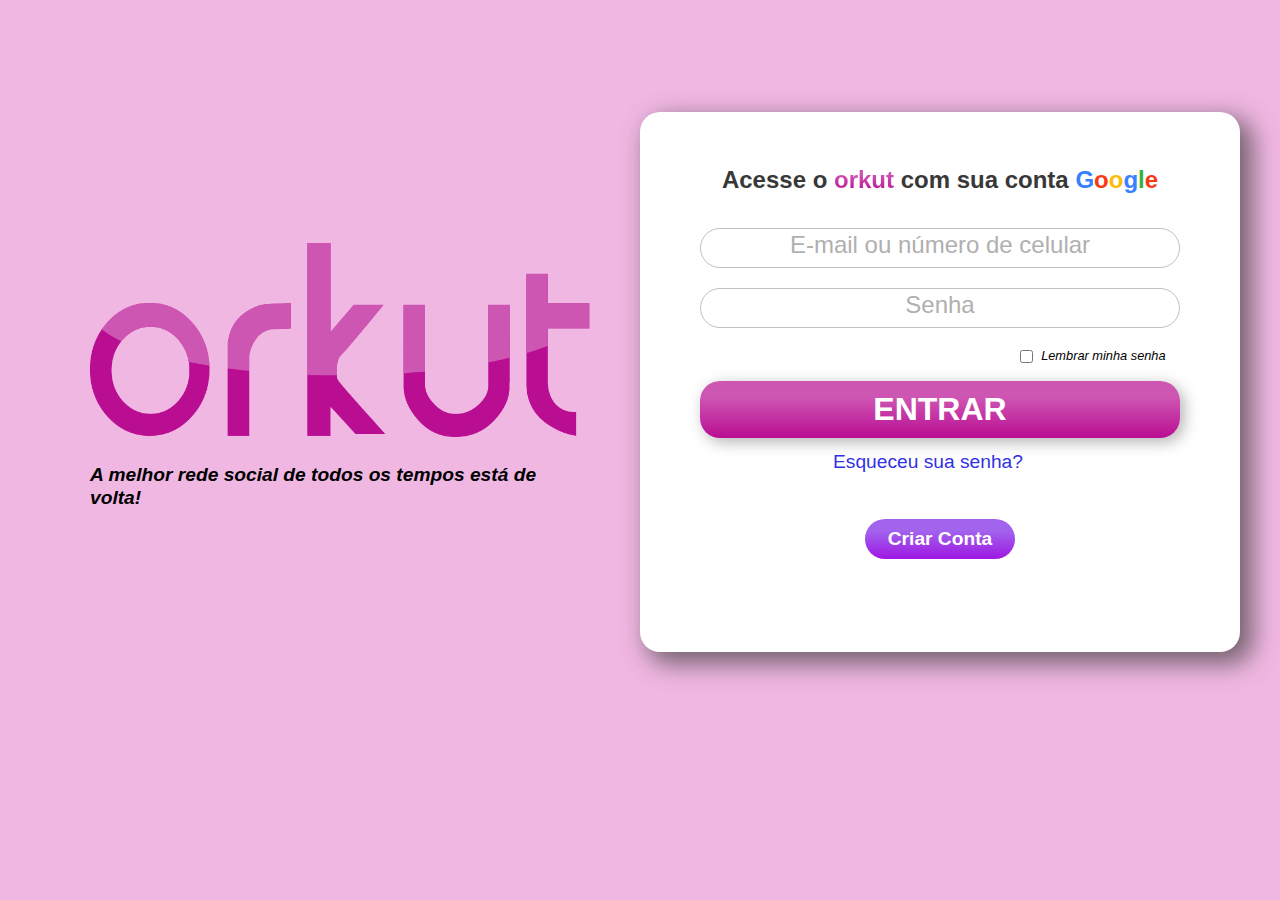
<file: index.html>
<!DOCTYPE html>
<html lang="pt-br">

<head>
  <meta charset="UTF-8">
  <meta http-equiv="X-UA-Compatible" content="IE=edge">
  <meta name="viewport" content="width=device-width, initial-scale=1.0">
  <link rel="stylesheet" href="css/style.css">
  <title>Clone Orkut</title>
  <link rel="shortcut icon" href="favicon.ico">

</head>

<body class="login">
  <div class="logo">
    <img src="img/orkut-logo-nome.png" alt="">
    <p class="logo-texto">A melhor rede social de todos os tempos está de volta!</p>
  </div>
  <div class="container">
    <div class="conteudo">
      <div class="conteudo-titulo">
        <p>Acesse o <span class="fonte-estilizada">orkut</span> com sua conta <span style="color: #3780ff">G</span><span style="color: #fa3913">o</span><span style="color: #fcbd06">o</span><span style="color: #3780ff">g</span><span style="color: #38b137">l</span><span style="color: #fa3913">e</span>
        </p>
      </div>
      <form data-form-login class="form" action="">
        <input type="email" name="email" id="email" placeholder="E-mail ou número de celular">
        <input type="password" name="password" id="password" placeholder="Senha">

        <div class="conteudo-lembrar">
          <input type="checkbox" name="lembrar" id="lembrar">
          <label for="lembrar">Lembrar minha senha</label>
        </div>

        <button class="conteudo-botao" data-botao-login type="submit">Entrar</button>
      </form>

      <div class="conteudo-recuperar">
        <a href="">Esqueceu sua senha?</a>
      </div>
      <div class="conteudo-criar">
        <a href="">Criar Conta</button>

      </div>
    </div>
  </div>

  <script src="js/script.js"></script>
</body>

</html>
</file>
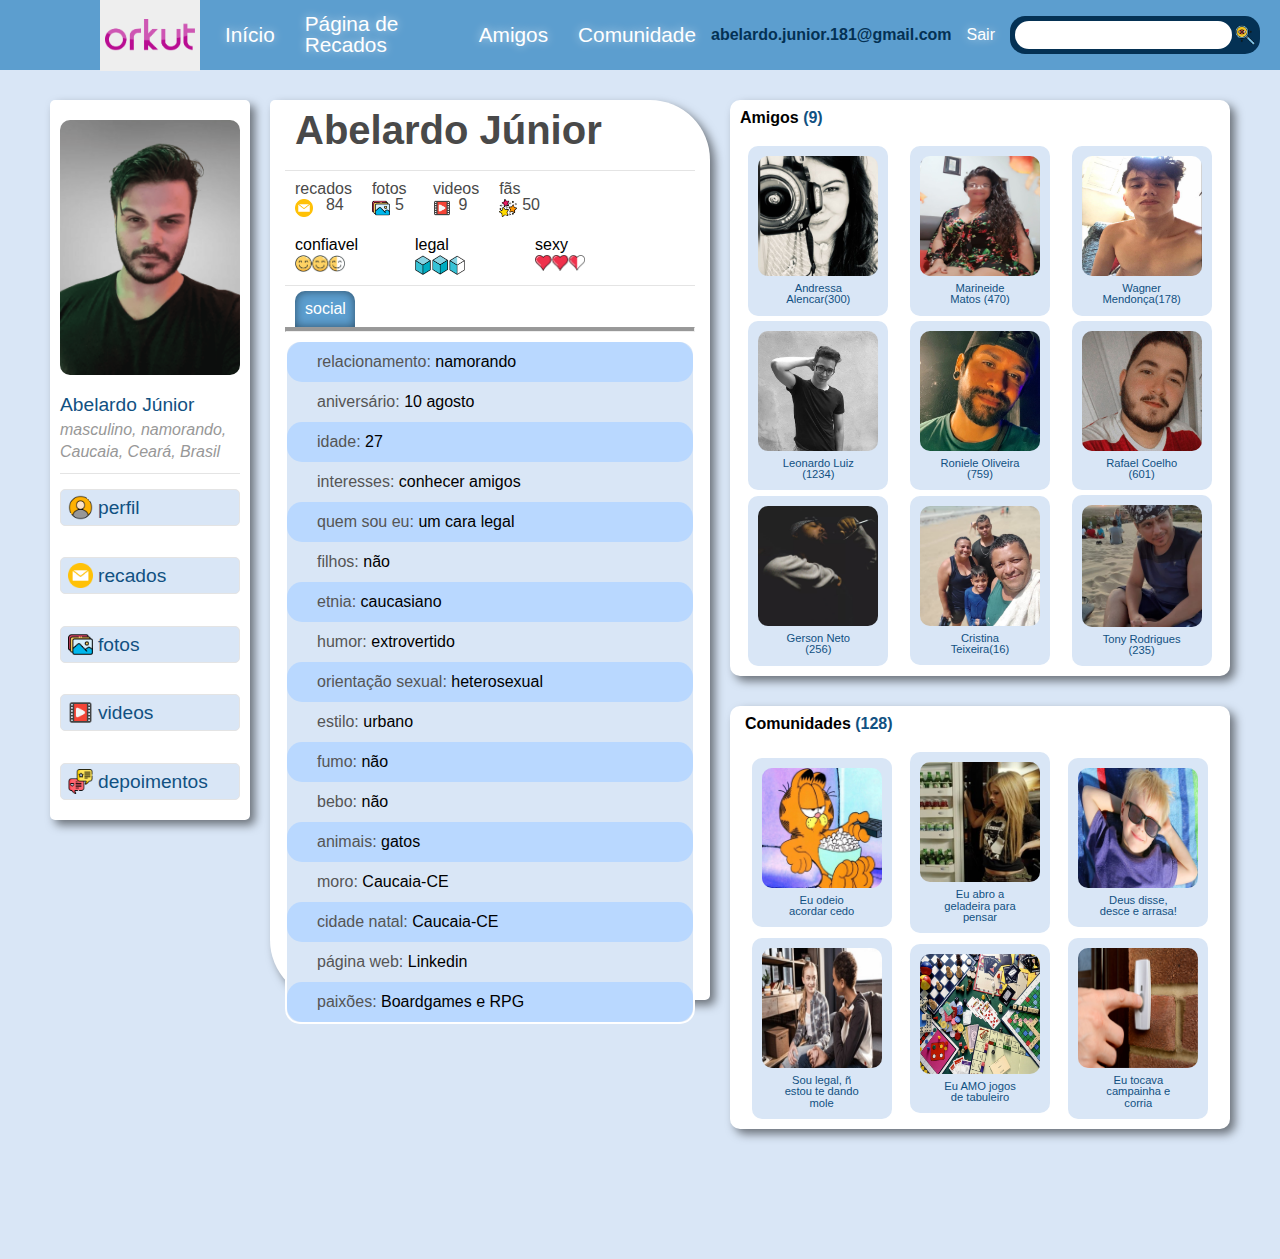
<file: perfil.html>
<!DOCTYPE html>
<html lang="pt-br">

<head>
  <meta charset="UTF-8">
  <meta http-equiv="X-UA-Compatible" content="IE=edge">
  <meta name="viewport" content="width=device-width, initial-scale=1.0">
  <link rel="stylesheet" href="css/style.css">
  <title>Clone Orkut</title>
  <link rel="shortcut icon" href="favicon.ico">
</head>

<body class="perfil">
  <header class="header">
    <nav class="menu">
      <img src="img/orkut-logo-nome.png" alt="">
      <ul class="menu-opcoes">
        <li><a href="">Início</a></li>
        <li><a href="">Página de Recados</a></li>
        <li><a href="">Amigos</a></li>
        <li><a href="">Comunidade</a></li>
      </ul>
    </nav>

    <nav class="menu-mobile">

      <div class="menu-hamburguer">
        <input type="checkbox" id="toggle">
        <label data-menu-botao class="checkbox" for="toggle">
          <div class="trace"> </div>
          <div class="trace"> </div>
          <div class="trace"> </div>
        </label>
      </div>

      <img class="logo-icon" src="img/orkut-logo-nome.png" alt="">
      <ul data-menu-lista class="menu-mobile-opcoes">
        <li><a href=""><img src="img/home.png" alt="">Início</a></li>
        <li><a href=""><img src="img/recados.png" alt="">Recados</a></li>
        <li><a href=""><img src="img/amigos.png" alt="">Amigos</a></li>
        <li><a href=""><img src="img/comunidades.png" alt="">Comunidades</a></li>
      </ul>
    </nav>
    <div class="header-infos">
      <a href="" class="header-email">abelardo.junior.181@gmail.com</a>
      <a href="index.html" class="header-sair">Sair</a>
      <div class="pesquisa">
        <input type="text" name="pesquisa" id="pesquisa">
        <img src="img/lupa.png" alt="">
      </div>
    </div>



  </header>

  <main class="estrutura">
    <aside class="dados">
      <img src="img/perfil (1).png" alt="foto-perfil">
      <p class="dados-nome">Abelardo Júnior</p>
      <p class="dados-infos">masculino, namorando,
        Caucaia, Ceará, Brasil
      </p>
      <ul class="dados-lista">
        <li><a href=""> <img src="img/perfil.png" alt=""> perfil</a></li>
        <li><a href=""> <img src="img/recados.png" alt=""> recados</a></li>
        <li><a href=""> <img src="img/fotos.png" alt=""> fotos</a></li>
        <li><a href=""> <img src="img/videos.png" alt=""> videos</a></li>
        <li><a href=""> <img src="img/depoimentos.png" alt=""> depoimentos</a></li>

      </ul>

    </aside>
    <section class="descricao">
      <h1 class="descricao-titulo">Abelardo Júnior</h1>

      <article class="descricao-listas">
        <ul class="descrica-lista-1">
          <li><a href=""><span class="lista-nomes">recados</span> <img src="img/recados.png" alt=""><span class="lista-numeros">84</span></a></li>
          <li><a href=""><span class="lista-nomes">fotos</span> <img src="img/fotos.png" alt=""><span class="lista-numeros">5</span></a></li>
          <li><a href=""><span class="lista-nomes">videos</span><img src="img/videos.png" alt=""><span class="lista-numeros">9</span></a></li>
          <li><a href=""><span class="lista-nomes">fãs</span><img src="img/fas.png" alt=""> <span class="lista-numeros">50</span></a></li>
        </ul>
        <ul class="descrica-lista-2">
          <li><a href=""><span class="lista-nomes">confiavel</span>
              <img src="img/confiavel-completo.png" alt=""></a></li>
          <li><a href=""><span class="lista-nomes">legal</span>
              <img src="img/legal-completo.png" alt=""></a></li>
          <li><a href=""><span class="lista-nomes">sexy</span>
              <img src="img/sexy-completo.png" alt=""></a></li>
        </ul>
      </article>

      <article class="descricao-informacoes">
        <h2>social</h2>
        <hr>
        <ul>
          <li>
            <p>relacionamento: <span>namorando</span></p>
          </li>
          <li>
            <p>aniversário: <span>10 agosto</span></p>
          </li>
          <li>
            <p>idade: <span>27</span></p>
          </li>
          <li>
            <p>interesses: <span>conhecer amigos</span></p>
          </li>
          <li>
            <p>quem sou eu: <span>um cara legal</span></p>
          </li>
          <li>
            <p>filhos: <span>não</span></p>
          </li>
          <li>
            <p>etnia: <span>caucasiano</span></p>
          </li>
          <li>
            <p>humor: <span>extrovertido</span></p>
          </li>
          <li>
            <p>orientação sexual: <span>heterosexual</span></p>
          </li>
          <li>
            <p>estilo: <span>urbano</span></p>
          </li>
          <li>
            <p>fumo: <span>não</span></p>
          </li>
          <li>
            <p>bebo: <span>não</span></p>
          </li>
          <li>
            <p>animais: <span>gatos</span></p>
          </li>
          <li>
            <p>moro: <span>Caucaia-CE</span></p>
          </li>
          <li>
            <p>cidade natal: <span>Caucaia-CE</span></p>
          </li>
          <li>
            <p>página web: <span> <a href="https://www.linkedin.com/in/abelardo-j%C3%BAnior-/">Linkedin</a> </span></p>
          </li>
          <li>
            <p>paixões: <span>Boardgames e RPG</span></p>
          </li>
        </ul>
      </article>


    </section>

    <aside class="amigos-comunidades">
      <article class="amigos">
        <h2>Amigos <span><a href="">(9)</a></span></h2>
        <ul>
          <li><a href=""><img src="img/andressa.jpg" alt=""></a><span>Andressa Alencar(300)</span></li>
          <li><a href=""><img src="img/mae.jpg" alt=""></a><span>Marineide Matos (470)</span></li>
          <li><a href=""><img src="img/wagner.jpg" alt=""></a><span>Wagner Mendonça(178)</span></li>
          <li><a href=""><img src="img/leo.jpg" alt=""></a><span>Leonardo Luiz (1234)</span></li>
          <li><a href=""><img src="img/roni.jpg" alt=""></a><span>Roniele Oliveira (759)</span></li>
          <li><a href=""><img src="img/rafael.jpg" alt=""></a><span>Rafael Coelho (601)</span></li>
          <li><a href=""><img src="img/gerson.jpg" alt=""></a><span>Gerson Neto (256)</span></li>
          <li><a href=""><img src="img/cristina.jpg" alt=""></a><span>Cristina Teixeira(16)</span></li>
          <li><a href=""><img src="img/tony.jpg" alt=""></a><span>Tony Rodrigues (235)</span></li>
        </ul>
      </article>

      <article class="comunidades">
        <h2>Comunidades <span><a href="">(128)</a></span></h2>
        <ul>
          <li><a href=""><img src="img/acordar.jpg" alt=""></a><span>Eu odeio acordar cedo</span></li>
          <li><a href=""><img src="img/geladeira.jpg" alt=""></a><span>Eu abro a geladeira para pensar</span></li>
          <li><a href=""><img src="img/desce.jpg" alt=""></a><span>Deus disse, desce e arrasa!</span></li>
          <li><a href=""><img src="img/legal.jpg" alt=""></a><span>Sou legal, ñ estou te dando mole</span></li>
          <li><a href=""><img src="img/boardgames.jpeg" alt=""></a><span>Eu AMO jogos de tabuleiro</span></li>
          <li><a href=""><img src="img/campanhia.png" alt=""></a><span>Eu tocava campainha e corria</span></li>
        </ul>
      </article>
    </aside>
  </main>

  <script src="js/script.js"></script>
</body>

</html>
</file>
<file: css/style.css>
html,
body,
div,
span,
applet,
object,
iframe,
h1,
h2,
h3,
h4,
h5,
h6,
p,
blockquote,
pre,
a,
abbr,
acronym,
address,
big,
cite,
code,
del,
dfn,
em,
img,
ins,
kbd,
q,
s,
samp,
small,
strike,
strong,
sub,
sup,
tt,
var,
b,
u,
i,
center,
dl,
dt,
dd,
ol,
ul,
li,
fieldset,
form,
label,
legend,
table,
caption,
tbody,
tfoot,
thead,
tr,
th,
td,
article,
aside,
canvas,
details,
embed,
figure,
figcaption,
footer,
header,
hgroup,
menu,
nav,
output,
ruby,
section,
summary,
time,
mark,
audio,
video {
  margin: 0;
  padding: 0;
  border: 0;
  font-size: 100%;
  font: inherit;
  vertical-align: baseline;
}

article,
aside,
details,
figcaption,
figure,
footer,
header,
hgroup,
menu,
nav,
section {
  display: block;
}

body {
  line-height: 1;
}

ol,
ul {
  list-style: none;
}

blockquote,
q {
  quotes: none;
}

blockquote:before,
blockquote:after,
q:before,
q:after {
  content: "";
  content: none;
}

table {
  border-collapse: collapse;
  border-spacing: 0;
}

a {
  color: inherit;
  text-decoration: none;
}

img {
  width: inherit;
}

button {
  font-family: inherit;
  font-size: inherit;
  color: inherit;
  font-weight: inherit;
  padding: 0;
  border: none;
  background-color: unset;
}

input {
  border: none;
  color: inherit;
  font-size: inherit;
  font-weight: inherit;
  font-family: inherit;
}

textarea {
  border: none;
  color: inherit;
  font-size: inherit;
  font-weight: inherit;
  font-family: inherit;
}

select {
  border: none;
  color: inherit;
  font-size: inherit;
  font-weight: inherit;
  font-family: inherit;
}

* {
  box-sizing: border-box;
}

body {
  background-color: #f0b7e3;
  font-family: "Segoe UI", Tahoma, Geneva, Verdana, sans-serif;
}

button {
  cursor: pointer;
  background: linear-gradient(0deg, #b90d92 0%, #ce56b3 72%);
  box-shadow: 4px 4px 15px rgba(0, 0, 0, 0.3);
  padding: 10px 20px;
  font-weight: bold;
  text-transform: uppercase;
  color: white;
  border-radius: 20px;
}

.fonte-estilizada {
  background: linear-gradient(0deg, #b90d92 0%, #ce56b3 72%);
  -webkit-background-clip: text;
  -webkit-text-fill-color: transparent;
}

.login {
  margin: 0 auto;
  max-width: 480px;
}

@media (min-width: 768px) and (max-width: 1199px) {
  .login {
    max-width: 768px;
  }
}

@media ((min-width: 1200px)) {
  .login {
    max-width: 1200px;
    margin: 100px auto;
    display: grid;
    grid-template-columns: 1fr 1fr;
  }
}

.logo {
  display: flex;
  justify-content: center;
  align-items: center;
  flex-direction: column;
  margin-top: 5%;
  margin-bottom: 5%;
}

@media ((min-width: 1200px)) {
  .logo {
    margin-top: 2%;
    margin-bottom: 2%;
  }
}

.logo img {
  width: 100%;
  max-width: 250px;
}

@media (min-width: 768px) and (max-width: 1199px) {
  .logo img {
    max-width: 350px;
  }
}

@media ((min-width: 1200px)) {
  .logo img {
    height: 200px;
    max-width: 500px;
  }
}

.logo-texto {
  font-size: 1.2rem;
  max-width: 500px;
  margin-top: 20px;
  line-height: 1.2;
  font-weight: 600;
  font-style: italic;
  display: none;
}

@media ((min-width: 1200px)) {
  .logo-texto {
    display: block;
  }
}

.container {
  width: 90%;
  height: 60vh;
  background-color: white;
  border-radius: 20px;
  margin: auto;
  margin-top: 5%;
  box-shadow: 10px 9px 24px 3px rgba(64, 61, 61, 0.69);
}

@media (min-width: 768px) and (max-width: 1199px) {
  .container {
    width: 70%;
    height: 60vh;
  }
}

@media ((min-width: 1200px)) {
  .container {
    width: 100%;
    height: 60vh;
    margin-top: 2%;
  }
}

.conteudo {
  padding: 5% 10%;
  height: 100%;
}

.conteudo-titulo {
  display: flex;
  justify-content: center;
  text-align: center;
  line-height: 1.2;
  font-size: 1rem;
  font-weight: bold;
  position: relative;
  color: #383838;
  margin-bottom: 15%;
  margin-top: 5%;
}

@media (min-width: 768px) and (max-width: 1199px) {
  .conteudo-titulo {
    font-size: 1.5rem;
  }
}

@media ((min-width: 1200px)) {
  .conteudo-titulo {
    font-size: 1.5rem;
    margin-bottom: 7%;
  }
}

.form {
  display: flex;
  flex-direction: column;
  gap: 5px;
}

.form input[type="email"],
.form input[type="password"] {
  border: 1px solid silver;
  border-radius: 20px;
  text-align: center;
  padding: 10px 15px;
  margin-bottom: 3%;
}

@media (min-width: 768px) and (max-width: 1199px) {
  .form input[type="email"],
  .form input[type="password"] {
    margin-bottom: 2%;
  }
}

.form input[type="email"]::placeholder,
.form input[type="password"]::placeholder {
  color: #b0b0b0;
  font-size: 1rem;
}

@media (min-width: 768px) and (max-width: 1199px) {
  .form input[type="email"]::placeholder,
  .form input[type="password"]::placeholder {
    font-size: 1.2rem;
  }
}

@media ((min-width: 1200px)) {
  .form input[type="email"]::placeholder,
  .form input[type="password"]::placeholder {
    font-size: 1.5rem;
  }
}

.form .conteudo-botao {
  font-size: 2rem;
  margin-bottom: 3%;
}

@media (min-width: 768px) and (max-width: 1199px) {
  .form .conteudo-botao {
    font-size: 2.5rem;
    margin-top: 5%;
  }
}

.form .conteudo-botao:hover {
  transform: scale(1.05);
  background: linear-gradient(0deg, #e217b3 0%, #ed64cd 72%);
}

.conteudo-lembrar {
  width: 100%;
  display: flex;
  align-items: center;
  gap: 5px;
  padding-right: 3%;
  font-size: 0.8rem;
  justify-content: flex-end;
  font-style: italic;
  margin-bottom: 10%;
}

@media (min-width: 768px) and (max-width: 1199px) {
  .conteudo-lembrar {
    margin-bottom: 0px;
  }
}

@media ((min-width: 1200px)) {
  .conteudo-lembrar {
    margin-bottom: 2%;
  }
}

.conteudo-recuperar {
  display: flex;
  justify-content: center;
  color: #3131e3;
  font-size: 1.2rem;
  margin-bottom: 3%;
  margin-right: 5%;
}

@media (min-width: 768px) and (max-width: 1199px) {
  .conteudo-recuperar {
    margin-top: 0px;
  }
}

.conteudo-recuperar:hover {
  text-decoration: underline;
}

.conteudo-criar {
  font-size: 1.2rem;
  background: linear-gradient(0deg, #9e17e2 0%, #a264ed 72%);
  padding: 10px 20px;
  color: white;
  font-weight: bold;
  border-radius: 20px;
  width: 150px;
  margin: auto;
  margin-top: 15%;
  text-align: center;
}

.conteudo-criar:hover {
  transform: scale(1.05);
  background: linear-gradient(0deg, #9e17e2 0%, #a264ed 72%);
}

@media (min-width: 768px) and (max-width: 1199px) {
  .conteudo-criar {
    margin-top: 5%;
  }
}

@media ((min-width: 1200px)) {
  .conteudo-criar {
    margin-top: 10%;
  }
}

.perfil {
  background-color: #d9e6f6;
  margin-bottom: 100px;
  box-sizing: border-box;
}

.estrutura {
  display: grid;
  justify-content: center;
  grid-template-columns: 200px 1fr 500px;
  gap: 20px;
  padding: 0px 50px;
}

@media (min-width: 768px) and (max-width: 1199px) {
  .estrutura {
    grid-template-columns: 150px 1fr 300px;
    gap: 10px;
    padding: 0 30px;
  }
}

@media (max-width: 767px) {
  .estrutura {
    display: flex;
    flex-direction: column;
    padding: 0 20px;
  }
}

.header {
  width: 100%;
  position: fixed;
  height: 70px;
  top: 0;
  left: 0;
  z-index: 9999;
  background-color: #5c9ecf;
  display: flex;
  justify-content: space-between;
  align-items: center;
  gap: 15px;
}

.header img {
  max-width: 100px;
  margin-left: 100px;
  margin-right: 10px;
  background-color: #eeeeee;
  padding: 20px 5px;
}

@media (min-width: 768px) and (max-width: 1199px) {
  .header img {
    margin-left: 0px;
  }
}

.header .menu-opcoes {
  display: flex;
  gap: 30px;
  color: white;
  font-size: 1.3rem;
  text-shadow: 0 0 10px rgba(255, 255, 255, 0.6);
}

@media (max-width: 767px) {
  .header {
    border-bottom: 2px solid white;
  }
}

.menu {
  display: flex;
  align-items: center;
  gap: 15px;
}

.menu ul {
  display: flex;
  align-items: center;
}

@media (min-width: 768px) and (max-width: 1199px) {
  .menu {
    font-size: 1rem;
  }
}

@media (max-width: 767px) {
  .menu {
    display: none;
  }
}

.menu-mobile {
  width: 100%;
  height: 70px;
  align-items: center;
  justify-content: center;
  position: relative;
  display: none;
}

.menu-mobile .menu-icon {
  max-width: 60px;
  margin: 0;
  padding: 0;
  position: absolute;
  top: 5px;
  left: 5px;
}

.menu-mobile .logo-icon {
  margin: 0;
  padding: 0;
  max-width: 150px;
}

.menu-mobile img {
  background-color: transparent;
}

@media (max-width: 767px) {
  .menu-mobile {
    display: flex;
  }
}

.menu-mobile-opcoes {
  display: none;
  background-color: #5c9ecf;
  z-index: 9999;
  max-width: 60vw;
  padding: 20px 5px;
  flex-direction: column;
  gap: 15px;
  border-radius: 0px 0px 15px 15px;
  position: absolute;
  top: 70px;
  left: 0;
}

.menu-mobile-opcoes a {
  display: flex;
  align-items: center;
  background-color: rgba(0, 0, 0, 0.3);
  border-radius: 15px;
  padding: 0 10px;
}

.menu-mobile-opcoes img {
  max-width: 40px;
  margin: 0;
}

.menu-mobile-opcoes.ativo {
  display: flex;
  animation: transicao-esquerda 0.5s forwards;
}

@keyframes transicao-esquerda {
  from {
    opacity: 0;
    transform: translate3d(-30px, 0, 0);
  }
  to {
    opacity: 1;
    transform: translate3d(0, 0, 0);
  }
}

.header-infos {
  display: flex;
  justify-content: center;
  align-items: center;
  gap: 15px;
}

@media (max-width: 767px) {
  .header-infos {
    display: none;
  }
}

.header-infos .header-email {
  color: #043154;
  font-weight: bold;
}

@media (min-width: 768px) and (max-width: 1199px) {
  .header-infos .header-email {
    display: none;
  }
}

.header-infos .header-sair {
  color: white;
  text-shadow: 0 0 10px rgba(255, 255, 255, 0.6);
}

@media (min-width: 768px) and (max-width: 1199px) {
  .header-infos .header-sair {
    font-size: 1.2rem;
  }
}

.pesquisa {
  display: flex;
  align-items: center;
  gap: 3px;
  background-color: #043154;
  margin-right: 20px;
  padding: 5px;
  border-radius: 15px;
}

.pesquisa input {
  border-radius: 15px;
  padding: 5px;
  outline: none;
}

@media (min-width: 768px) and (max-width: 1199px) {
  .pesquisa input {
    display: none;
  }
}

.pesquisa img {
  margin: 0;
  max-width: 20px;
  background-color: transparent;
  padding: 0;
}

.dados {
  margin-top: 100px;
  width: 100%;
  max-height: 80vh;
  background-color: white;
  display: flex;
  flex-direction: column;
  padding: 20px 10px;
  border-radius: 5px;
  box-shadow: 5px 5px 10px rgba(0, 0, 0, 0.5);
}

.dados img {
  max-width: 200px;
  border-radius: 10px;
  margin-bottom: 20px;
  align-self: center;
}

.dados-nome {
  color: #115182;
  font-size: 1.2rem;
}

@media (max-width: 767px) {
  .dados-nome {
    align-self: flex-end;
  }
}

.dados-infos {
  margin-top: 5px;
  margin-bottom: 20px;
  color: #989898;
  position: relative;
  font-size: 1rem;
  font-style: italic;
  line-height: 1.4;
}

.dados-infos::after {
  content: "";
  display: block;
  width: 100%;
  height: 1px;
  background-color: #e4e4e4;
  position: absolute;
  bottom: -10px;
}

@media (max-width: 767px) {
  .dados-infos {
    align-self: flex-end;
  }
}

.dados-lista {
  margin-top: 5px;
  display: flex;
  flex-direction: column;
  justify-content: space-between;
  height: 100%;
  gap: 8px;
}

.dados-lista img {
  max-width: 25px;
  margin-bottom: 0px;
  border-radius: 0;
}

@media (max-width: 767px) {
  .dados-lista img {
    max-width: 20px;
  }
}

.dados-lista a {
  display: flex;
  align-items: center;
  gap: 5px;
  background-color: #d9e6f6;
  padding: 5px 7px;
  border: 1px solid #e4e4e4;
  border-radius: 5px;
  color: #115182;
  font-size: 1.2rem;
}

.dados-lista a:hover {
  transform: scale(1.05);
}

@media (min-width: 768px) and (max-width: 1199px) {
  .dados-lista a {
    font-size: 0.8rem;
  }
}

.descricao {
  padding: 10px 15px;
  border-radius: 5px 60px 5px 60px;
  box-shadow: 5px 5px 10px rgba(0, 0, 0, 0.5);
  margin-top: 100px;
  height: 100vh;
  background-color: white;
}

@media (min-width: 768px) and (max-width: 1199px) {
  .descricao {
    height: 95%;
  }
}

@media (max-width: 767px) {
  .descricao {
    margin-top: 20px;
    border-radius: 15px;
    height: 100%;
  }
}

.descricao-titulo {
  font-size: 2.5rem;
  font-weight: bold;
  color: #494949;
  margin-bottom: 20px;
  padding-left: 10px;
}

@media (min-width: 768px) and (max-width: 1199px) {
  .descricao-titulo {
    font-size: 2rem;
  }
}

.descricao-listas {
  border-top: 1px solid #e4e4e4;
  border-bottom: 1px solid #e4e4e4;
  padding: 10px;
  display: flex;
  flex-wrap: wrap;
  gap: 20px;
}

.descricao-listas .descrica-lista-1 {
  display: flex;
  gap: 20px;
}

@media (min-width: 768px) and (max-width: 1199px) {
  .descricao-listas .descrica-lista-1 {
    gap: 15px;
  }
}

.descricao-listas .descrica-lista-1 a {
  display: grid;
  grid-template-columns: 1fr 1fr;
  column-gap: 5px;
  color: #494949;
}

.descricao-listas .descrica-lista-1 .lista-nomes {
  grid-column: 1/-1;
}

@media (min-width: 768px) and (max-width: 1199px) {
  .descricao-listas .descrica-lista-1 .lista-nomes {
    font-size: 0.8rem;
  }
}

.descricao-listas .descrica-lista-1 img {
  margin-top: 2px;
  max-width: 18px;
  grid-row: 2;
}

@media (min-width: 768px) and (max-width: 1199px) {
  .descricao-listas .descrica-lista-1 img {
    max-width: 15px;
  }
}

.descricao-listas .descrica-lista-1 .lista-numeros {
  grid-column: 2;
  grid-row: 2;
}

@media (min-width: 768px) and (max-width: 1199px) {
  .descricao-listas .descrica-lista-1 .lista-numeros {
    font-size: 0.8rem;
  }
}

.descricao-listas .descrica-lista-2 {
  display: flex;
  gap: 20px;
}

@media (min-width: 768px) and (max-width: 1199px) {
  .descricao-listas .descrica-lista-2 {
    gap: 15px;
  }
}

.descricao-listas .descrica-lista-2 a {
  display: grid;
  grid-template-columns: 1fr 1fr;
}

.descricao-listas .descrica-lista-2 .lista-nomes {
  grid-column: 1/ -1;
}

@media (min-width: 768px) and (max-width: 1199px) {
  .descricao-listas .descrica-lista-2 .lista-nomes {
    font-size: 0.8rem;
  }
}

.descricao-listas .descrica-lista-2 img {
  margin-top: 2px;
  max-width: 50px;
  grid-row: 2;
}

@media (min-width: 768px) and (max-width: 1199px) {
  .descricao-listas .descrica-lista-2 img {
    max-width: 50px;
  }
}

.descricao-listas .descrica-lista-2 .lista-numeros {
  grid-column: 2;
  grid-row: 2;
}

@media (min-width: 768px) and (max-width: 1199px) {
  .descricao-listas .descrica-lista-2 .lista-numeros {
    font-size: 0.8rem;
  }
}

.descricao-informacoes h2 {
  margin-top: 5px;
  background-color: #5c9ecf;
  text-align: center;
  padding: 10px;
  width: 60px;
  border-radius: 10px 10px 0px 0px;
  color: white;
  box-shadow: inset 0px 0px 10px rgba(0, 0, 0, 0.5);
  margin-left: 10px;
}

.descricao-informacoes ul {
  background-color: #d9e6f6;
  border: 2px solid white;
  border-radius: 15px;
}

.descricao-informacoes hr {
  background-color: #989898;
  height: 5px;
  margin-top: 0px;
}

.descricao-informacoes li {
  padding: 12px 30px;
  border-radius: 15px;
}

.descricao-informacoes li:nth-child(odd) {
  background-color: #b9d8ff;
}

.descricao-informacoes li p {
  color: #555555;
}

.descricao-informacoes li p span {
  color: black;
}

@media (max-width: 767px) {
  .descricao-informacoes li {
    padding: 8px 30px;
  }
}

.amigos-comunidades {
  margin-top: 100px;
}

@media (max-width: 767px) {
  .amigos-comunidades {
    margin-top: 20px;
  }
}

.amigos-comunidades h2 {
  font-weight: bold;
  margin-bottom: 20px;
}

.amigos-comunidades h2 span {
  color: #115182;
}

.amigos-comunidades img {
  max-width: 120px;
  border-radius: 10px;
  margin-bottom: 5px;
}

@media (min-width: 768px) and (max-width: 1199px) {
  .amigos-comunidades img {
    max-width: 60px;
  }
}

@media (max-width: 767px) {
  .amigos-comunidades img {
    max-width: 80px;
  }
}

.amigos-comunidades ul {
  display: grid;
  grid-template-columns: repeat(3, 1fr);
  gap: 5px;
}

@media (min-width: 768px) and (max-width: 1199px) {
  .amigos-comunidades ul {
    grid-template-columns: repeat(2, 1fr);
  }
}

.amigos-comunidades li {
  margin: auto;
  display: flex;
  align-items: center;
  flex-direction: column;
  justify-content: space-between;
  background-color: #d9e6f6;
  color: #115182;
  border-radius: 10px;
  font-size: 0.7rem;
  max-width: 140px;
  padding: 10px;
}

.amigos-comunidades li:hover {
  transform: scale(1.05);
}

@media (min-width: 768px) and (max-width: 1199px) {
  .amigos-comunidades li {
    padding: 5px;
    min-width: 130px;
  }
}

@media (max-width: 767px) {
  .amigos-comunidades li {
    padding: 2px;
  }
}

.amigos-comunidades span {
  text-align: center;
  max-width: 80px;
}

.amigos-comunidades .amigos {
  margin-bottom: 30px;
  max-height: 700px;
  background-color: white;
  border-radius: 10px;
  padding: 10px;
  box-shadow: 5px 5px 10px rgba(0, 0, 0, 0.5);
}

@media (min-width: 768px) and (max-width: 1199px) {
  .amigos-comunidades .amigos li:last-child {
    display: none;
  }
}

.amigos-comunidades .comunidades {
  margin-bottom: 30px;
  max-height: 450px;
  background-color: white;
  border-radius: 10px;
  padding: 10px 15px;
  box-shadow: 5px 5px 10px rgba(0, 0, 0, 0.5);
}

.menu-hamburguer {
  position: absolute;
  top: -10px;
  left: -10px;
}

.checkbox {
  height: 100px;
  width: 100px;
  display: flex;
  justify-content: center;
  position: relative;
  cursor: pointer;
}

.checkbox .trace {
  width: 50px;
  height: 6px;
  background-color: white;
  position: absolute;
  border-radius: 4px;
  transition: 0.5s ease-in-out;
}

.checkbox .trace:nth-child(1) {
  top: 26px;
  transform: rotate(0);
}

.checkbox .trace:nth-child(2) {
  top: 41px;
  transform: rotate(0);
}

.checkbox .trace:nth-child(3) {
  top: 56px;
  transform: rotate(0);
}

#toggle {
  display: none;
}

#toggle:checked + .checkbox .trace:nth-child(1) {
  transform: rotate(45deg);
  top: 47px;
}

#toggle:checked + .checkbox .trace:nth-child(2) {
  transform: translateX(-100px);
  width: 30px;
  visibility: hidden;
  opacity: 0;
}

#toggle:checked + .checkbox .trace:nth-child(3) {
  transform: rotate(-45deg);
  top: 48px;
}
</file>
